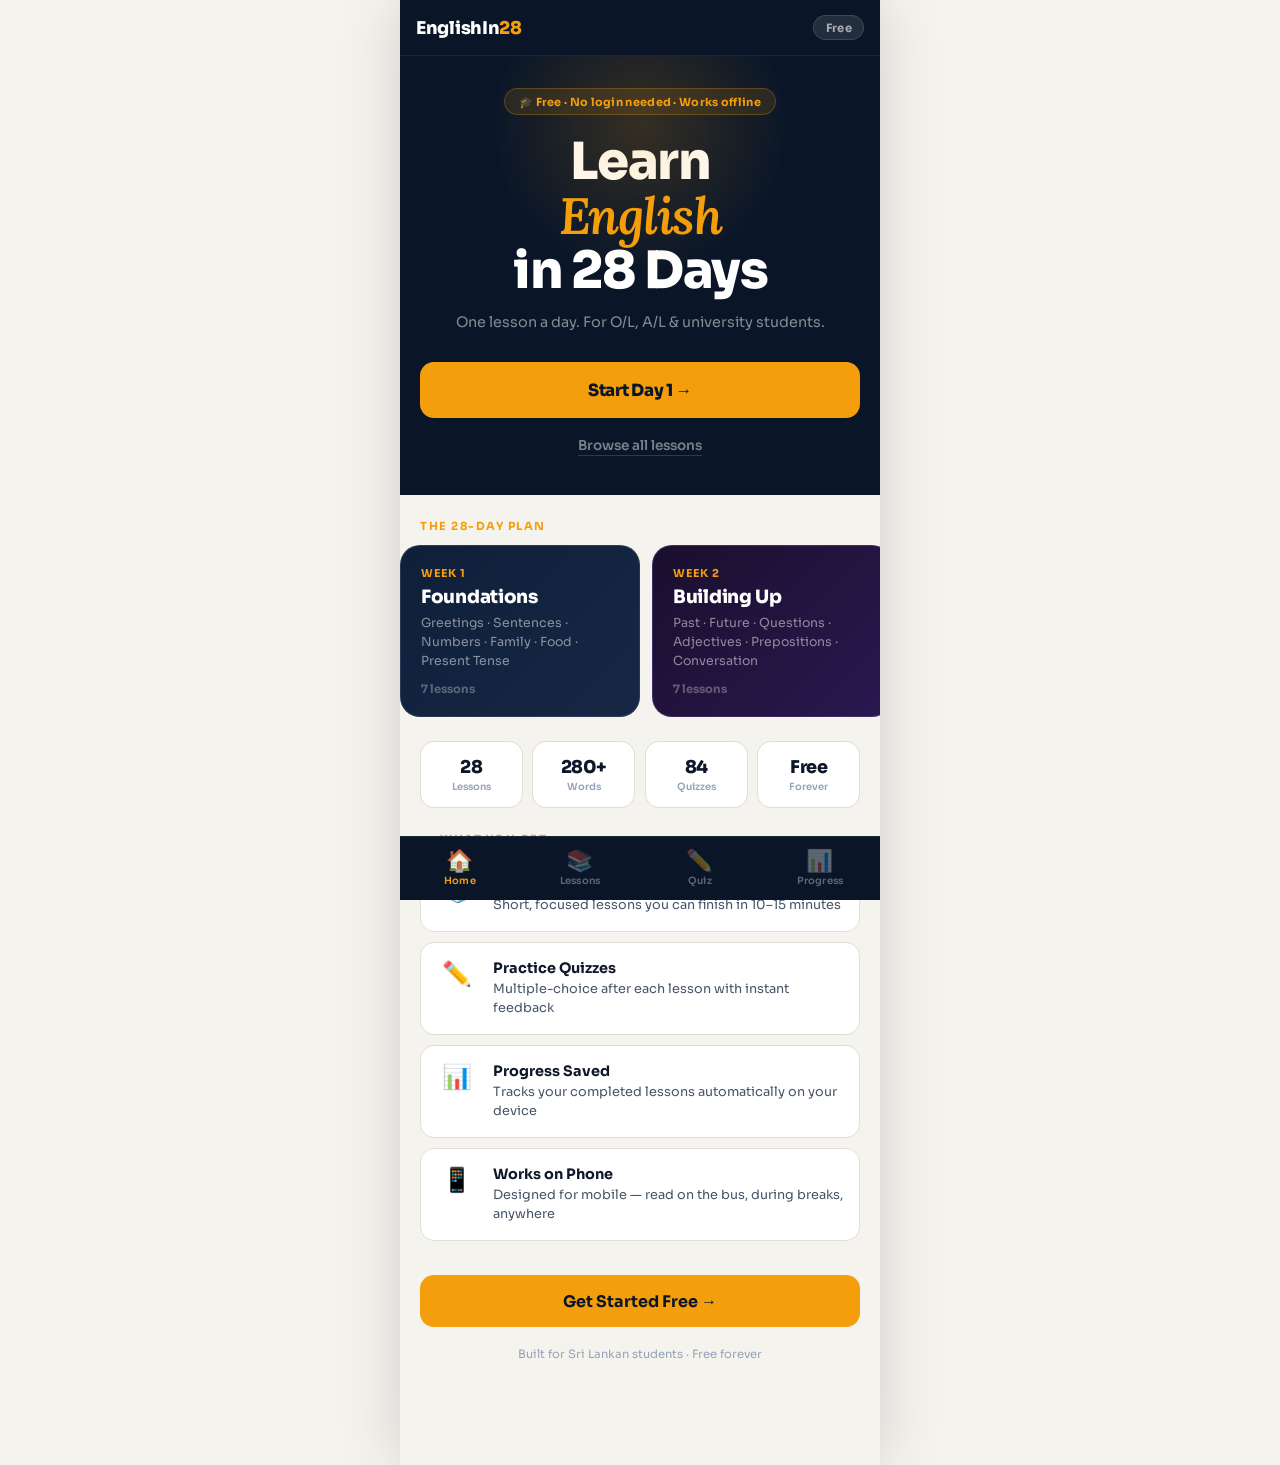
<file: index.html>
<!DOCTYPE html>
<html lang="en">
<head>
  <meta charset="UTF-8" />
  <meta name="viewport" content="width=device-width, initial-scale=1.0, maximum-scale=1.0" />
  <meta name="apple-mobile-web-app-capable" content="yes" />
  <meta name="theme-color" content="#0a1628" />
  <title>EnglishIn28 – Learn English in 28 Days</title>
  <link rel="stylesheet" href="style.css" />
  <link rel="preconnect" href="https://fonts.googleapis.com">
  <link href="https://fonts.googleapis.com/css2?family=Sora:wght@400;600;700;800&family=Lora:ital,wght@0,600;1,400&display=swap" rel="stylesheet">
</head>
<body>

  <!-- ===== TOP BAR ===== -->
  <header class="topbar">
    <div class="topbar-logo">EnglishIn<span>28</span></div>
    <div class="topbar-right">
      <span class="topbar-badge" id="topbarProgress">Free</span>
    </div>
  </header>

  <!-- ===== HERO ===== -->
  <main class="home-main">

    <section class="hero">
      <div class="hero-glow"></div>
      <div class="hero-pill">🎓 Free · No login needed · Works offline</div>
      <h1 class="hero-h1">Learn<br/><em>English</em><br/>in 28 Days</h1>
      <p class="hero-p">One lesson a day. For O/L, A/L &amp; university students.</p>

      <!-- Progress card (shown after starting) -->
      <div class="progress-card" id="progressCard" style="display:none">
        <div class="pc-top">
          <span class="pc-label">Your progress</span>
          <span class="pc-pct" id="pcPct">0%</span>
        </div>
        <div class="pc-bar-wrap"><div class="pc-bar" id="pcBar"></div></div>
        <div class="pc-sub" id="pcSub">0 of 28 lessons done</div>
      </div>

      <button class="btn-hero" id="heroBtn" onclick="handleHeroBtn()">
        <span id="heroBtnText">Start Day 1 →</span>
      </button>
      <a href="lessons.html" class="hero-link">Browse all lessons</a>
    </section>

    <!-- ===== WEEK PREVIEW CARDS ===== -->
    <section class="weeks-section">
      <div class="section-eyebrow">The 28-Day Plan</div>
      <div class="weeks-scroll">
        <div class="week-chip wc-1">
          <div class="wchip-num">Week 1</div>
          <div class="wchip-title">Foundations</div>
          <div class="wchip-desc">Greetings · Sentences · Numbers · Family · Food · Present Tense</div>
          <div class="wchip-count">7 lessons</div>
        </div>
        <div class="week-chip wc-2">
          <div class="wchip-num">Week 2</div>
          <div class="wchip-title">Building Up</div>
          <div class="wchip-desc">Past · Future · Questions · Adjectives · Prepositions · Conversation</div>
          <div class="wchip-count">7 lessons</div>
        </div>
        <div class="week-chip wc-3">
          <div class="wchip-num">Week 3</div>
          <div class="wchip-title">Real World</div>
          <div class="wchip-desc">Shopping · Work · Storytelling · Emails · Idioms · Final Review</div>
          <div class="wchip-count">7 lessons</div>
        </div>
        <div class="week-chip wc-4" style="background:linear-gradient(135deg,#1e3a5f,#162845);border:1px solid rgba(245,158,11,0.3)">
          <div class="wchip-num" style="color:var(--amber)">Week 4 ✨</div>
          <div class="wchip-title">Advanced</div>
          <div class="wchip-desc">Business · Conditionals · Passive Voice · Phrasal Verbs · Academic Writing</div>
          <div class="wchip-count">7 lessons</div>
        </div>
      </div>
    </section>

    <!-- ===== STATS ===== -->
    <section class="stats-row">
      <div class="stat-box"><div class="sb-num">28</div><div class="sb-lbl">Lessons</div></div>
      <div class="stat-box"><div class="sb-num">280+</div><div class="sb-lbl">Words</div></div>
      <div class="stat-box"><div class="sb-num">84</div><div class="sb-lbl">Quizzes</div></div>
      <div class="stat-box"><div class="sb-num">Free</div><div class="sb-lbl">Forever</div></div>
    </section>

    <!-- ===== FEATURE LIST ===== -->
    <section class="features-list">
      <div class="section-eyebrow">What you get</div>
      <div class="feat-item">
        <div class="fi-icon">📚</div>
        <div class="fi-text">
          <div class="fi-title">Daily Lessons</div>
          <div class="fi-desc">Short, focused lessons you can finish in 10–15 minutes</div>
        </div>
      </div>
      <div class="feat-item">
        <div class="fi-icon">✏️</div>
        <div class="fi-text">
          <div class="fi-title">Practice Quizzes</div>
          <div class="fi-desc">Multiple-choice after each lesson with instant feedback</div>
        </div>
      </div>
      <div class="feat-item">
        <div class="fi-icon">📊</div>
        <div class="fi-text">
          <div class="fi-title">Progress Saved</div>
          <div class="fi-desc">Tracks your completed lessons automatically on your device</div>
        </div>
      </div>
      <div class="feat-item">
        <div class="fi-icon">📱</div>
        <div class="fi-text">
          <div class="fi-title">Works on Phone</div>
          <div class="fi-desc">Designed for mobile — read on the bus, during breaks, anywhere</div>
        </div>
      </div>
    </section>

    <div class="home-cta-wrap">
      <button class="btn-primary full" onclick="handleHeroBtn()">Get Started Free →</button>
    </div>

    <div class="home-footer">
      Built for Sri Lankan students · Free forever
    </div>

  </main>

  <!-- ===== BOTTOM NAV ===== -->
  <nav class="bottom-nav">
    <a href="index.html" class="bn-item active">
      <span class="bn-icon">🏠</span>
      <span class="bn-label">Home</span>
    </a>
    <a href="lessons.html" class="bn-item">
      <span class="bn-icon">📚</span>
      <span class="bn-label">Lessons</span>
    </a>
    <a href="quiz.html" class="bn-item">
      <span class="bn-icon">✏️</span>
      <span class="bn-label">Quiz</span>
    </a>
    <a href="progress.html" class="bn-item">
      <span class="bn-icon">📊</span>
      <span class="bn-label">Progress</span>
    </a>
  </nav>

  <script src="script.js"></script>
  <script>
    document.addEventListener('DOMContentLoaded', () => {
      const completed = getCompleted();
      if (completed.length > 0) {
        const total = Object.keys(LESSONS).length;
        const pct = Math.round((completed.length / total) * 100);
        document.getElementById('progressCard').style.display = 'block';
        document.getElementById('pcBar').style.width = pct + '%';
        document.getElementById('pcPct').textContent = pct + '%';
        document.getElementById('pcSub').textContent = `${completed.length} of ${total} lessons done`;
        document.getElementById('heroBtnText').textContent = `Continue Day ${Math.min(completed.length + 1, total)} →`;
        document.getElementById('topbarProgress').textContent = pct + '%';
        document.getElementById('topbarProgress').classList.add('has-progress');
      }
    });

    function handleHeroBtn() {
      const completed = getCompleted();
      const total = Object.keys(LESSONS).length;
      const next = Math.min(completed.length + 1, total);
      window.location.href = `lessons.html?day=${next}`;
    }
  </script>
</body>
</html>
</file>
<file: style.css>
/* ============================================================
   English21 – Mobile-First Stylesheet
   Fonts: Sora (UI) + Lora (display/italic accents)
   Palette: Deep ocean navy + electric amber + clean white
   Design: App-like, touch-optimized, thumb-friendly
   ============================================================ */

/* ===== VARIABLES ===== */
:root {
  --bg:        #0a1628;
  --bg2:       #0f1f3a;
  --bg3:       #162845;
  --surface:   #ffffff;
  --surface2:  #f5f3ee;
  --amber:     #f59e0b;
  --amber-lt:  #fbbf24;
  --amber-dim: rgba(245,158,11,0.15);
  --green:     #10b981;
  --green-dim: rgba(16,185,129,0.12);
  --red:       #ef4444;
  --red-dim:   rgba(239,68,68,0.1);
  --text:      #0f172a;
  --text2:     #475569;
  --text3:     #94a3b8;
  --border:    #e2ddd6;
  --topbar-h:  56px;
  --bottomnav-h: 64px;
  --font-ui:   'Sora', -apple-system, sans-serif;
  --font-disp: 'Lora', Georgia, serif;
  --r:         14px;
  --r-lg:      20px;
  --r-full:    100px;
}

/* ===== RESET ===== */
*, *::before, *::after { box-sizing: border-box; margin: 0; padding: 0; -webkit-tap-highlight-color: transparent; }
html { scroll-behavior: smooth; }
body {
  font-family: var(--font-ui);
  background: var(--surface2);
  color: var(--text);
  min-height: 100vh;
  padding-top: var(--topbar-h);
  padding-bottom: calc(var(--bottomnav-h) + 8px);
  overflow-x: hidden;
  -webkit-font-smoothing: antialiased;
}
a { text-decoration: none; color: inherit; }
button { font-family: var(--font-ui); cursor: pointer; border: none; background: none; -webkit-tap-highlight-color: transparent; }
ul { list-style: none; }

/* ===== TOPBAR ===== */
.topbar {
  position: fixed; top: 0; left: 0; right: 0; z-index: 100;
  height: var(--topbar-h);
  background: var(--bg);
  display: flex; align-items: center; gap: 0.75rem;
  padding: 0 1rem;
  border-bottom: 1px solid rgba(255,255,255,0.07);
}
.topbar-back {
  color: rgba(255,255,255,0.7); font-size: 1.3rem;
  width: 36px; height: 36px; display: flex; align-items: center; justify-content: center;
  border-radius: 10px; transition: background 0.2s;
}
.topbar-back:hover { background: rgba(255,255,255,0.1); }
.topbar-logo {
  font-family: var(--font-ui); font-weight: 800; font-size: 1.1rem;
  color: #fff; letter-spacing: -0.3px; flex: 1;
}
.topbar-logo span { color: var(--amber); }
.topbar-right { display: flex; align-items: center; gap: 0.5rem; }
.topbar-badge {
  background: rgba(255,255,255,0.1); color: rgba(255,255,255,0.6);
  font-size: 0.72rem; font-weight: 700; letter-spacing: 0.3px;
  padding: 0.3rem 0.7rem; border-radius: var(--r-full);
  border: 1px solid rgba(255,255,255,0.12);
}
.topbar-badge.has-progress { background: var(--amber-dim); color: var(--amber); border-color: rgba(245,158,11,0.3); }
.topbar-reset {
  color: rgba(255,255,255,0.45); font-size: 0.78rem; font-weight: 600;
  padding: 0.3rem 0.75rem; border-radius: var(--r-full);
  border: 1px solid rgba(255,255,255,0.12);
  transition: all 0.2s;
}
.topbar-reset:hover { color: var(--red); border-color: rgba(239,68,68,0.4); }

/* ===== BOTTOM NAV ===== */
.bottom-nav {
  position: fixed; bottom: 0; left: 0; right: 0; z-index: 100;
  height: var(--bottomnav-h);
  background: var(--bg);
  border-top: 1px solid rgba(255,255,255,0.08);
  display: grid; grid-template-columns: repeat(4, 1fr);
}
.bn-item {
  display: flex; flex-direction: column; align-items: center; justify-content: center;
  gap: 2px; color: rgba(255,255,255,0.35); font-size: 0.65rem; font-weight: 600;
  letter-spacing: 0.2px; padding: 0.5rem 0;
  transition: color 0.2s;
}
.bn-item.active { color: var(--amber); }
.bn-icon { font-size: 1.35rem; line-height: 1; }
.bn-label { font-size: 0.62rem; }

/* ===== BUTTONS ===== */
.btn-primary {
  display: inline-flex; align-items: center; justify-content: center; gap: 0.5rem;
  background: var(--amber); color: var(--bg);
  font-family: var(--font-ui); font-size: 1rem; font-weight: 700;
  padding: 0.9rem 1.75rem; border-radius: var(--r);
  border: none; cursor: pointer;
  transition: all 0.2s; -webkit-tap-highlight-color: transparent;
  min-height: 52px;
}
.btn-primary:active { transform: scale(0.97); background: var(--amber-lt); }
.btn-primary.full { width: 100%; border-radius: var(--r); }
.btn-primary:disabled { opacity: 0.5; pointer-events: none; }
.btn-done {
  display: inline-flex; align-items: center; justify-content: center;
  background: var(--green); color: #fff;
  font-size: 1rem; font-weight: 700;
  padding: 0.9rem 1.75rem; border-radius: var(--r);
  min-height: 52px; width: 100%; border: none;
}
.btn-outline {
  display: inline-flex; align-items: center; justify-content: center; gap: 0.5rem;
  background: transparent; color: var(--text);
  font-family: var(--font-ui); font-size: 0.95rem; font-weight: 600;
  padding: 0.85rem 1.5rem; border-radius: var(--r);
  border: 2px solid var(--border); cursor: pointer;
  transition: all 0.2s; min-height: 52px;
}
.btn-outline.full { width: 100%; }
.btn-outline:active { background: var(--surface2); }
.btn-danger {
  display: flex; align-items: center; justify-content: center; width: 100%;
  background: var(--red); color: #fff;
  font-size: 1rem; font-weight: 700; min-height: 52px;
  padding: 0.9rem; border-radius: var(--r); border: none; cursor: pointer;
}

/* ===== HOME PAGE ===== */
.home-main { padding: 0 0 1rem; }

/* Hero */
.hero {
  background: var(--bg);
  padding: 2rem 1.25rem 2.5rem;
  position: relative; overflow: hidden;
  text-align: center;
}
.hero-glow {
  position: absolute; width: 300px; height: 300px;
  background: radial-gradient(circle, rgba(245,158,11,0.18) 0%, transparent 70%);
  top: -80px; left: 50%; transform: translateX(-50%);
  pointer-events: none;
}
.hero-pill {
  display: inline-block;
  background: rgba(245,158,11,0.12); color: var(--amber);
  font-size: 0.7rem; font-weight: 700; letter-spacing: 0.3px;
  padding: 0.35rem 0.9rem; border-radius: var(--r-full);
  border: 1px solid rgba(245,158,11,0.25);
  margin-bottom: 1.25rem;
}
.hero-h1 {
  font-family: var(--font-ui); font-weight: 800;
  font-size: clamp(2.5rem, 10vw, 3.5rem);
  color: #fff; line-height: 1.05; letter-spacing: -1.5px;
  margin-bottom: 0.85rem;
}
.hero-h1 em {
  font-family: var(--font-disp); font-style: italic;
  color: var(--amber); font-weight: 600;
}
.hero-p {
  color: rgba(255,255,255,0.5); font-size: 0.9rem; line-height: 1.6;
  margin-bottom: 1.75rem;
}

/* Progress card inside hero */
.progress-card {
  background: rgba(255,255,255,0.07);
  border: 1px solid rgba(255,255,255,0.1);
  border-radius: var(--r); padding: 1rem;
  margin-bottom: 1.25rem; text-align: left;
}
.pc-top { display: flex; justify-content: space-between; align-items: center; margin-bottom: 0.6rem; }
.pc-label { color: rgba(255,255,255,0.5); font-size: 0.78rem; font-weight: 600; }
.pc-pct { color: var(--amber); font-size: 0.9rem; font-weight: 800; }
.pc-bar-wrap { height: 8px; background: rgba(255,255,255,0.1); border-radius: 4px; margin-bottom: 0.5rem; }
.pc-bar { height: 100%; background: var(--amber); border-radius: 4px; transition: width 0.6s ease; }
.pc-sub { color: rgba(255,255,255,0.35); font-size: 0.75rem; }

.btn-hero {
  width: 100%; min-height: 56px;
  background: var(--amber); color: var(--bg);
  font-size: 1.05rem; font-weight: 800; letter-spacing: -0.3px;
  border-radius: var(--r); margin-bottom: 1rem;
  transition: all 0.2s;
}
.btn-hero:active { transform: scale(0.98); background: var(--amber-lt); }
.hero-link {
  color: rgba(255,255,255,0.45); font-size: 0.85rem; font-weight: 600;
  border-bottom: 1px solid rgba(255,255,255,0.15);
  padding-bottom: 1px;
}

/* Weeks scroll */
.weeks-section { padding: 1.5rem 0 0.5rem; }
.section-eyebrow {
  font-size: 0.7rem; font-weight: 700; letter-spacing: 1.5px;
  text-transform: uppercase; color: var(--amber);
  padding: 0 1.25rem; margin-bottom: 0.75rem;
}
.weeks-scroll {
  display: flex; gap: 0.75rem;
  padding: 0 1.25rem 1rem;
  overflow-x: auto; scroll-snap-type: x mandatory;
  -webkit-overflow-scrolling: touch;
  scrollbar-width: none;
}
.weeks-scroll::-webkit-scrollbar { display: none; }
.week-chip {
  flex-shrink: 0; width: 240px; scroll-snap-align: start;
  border-radius: var(--r-lg); padding: 1.25rem;
}
.wc-1 { background: linear-gradient(135deg, var(--bg2), var(--bg3)); border: 1px solid rgba(255,255,255,0.1); }
.wc-2 { background: linear-gradient(135deg, #1a0f2e, #2a1850); border: 1px solid rgba(167,139,250,0.2); }
.wc-3 { background: linear-gradient(135deg, #0f2418, #153320); border: 1px solid rgba(16,185,129,0.2); }
.wchip-num { font-size: 0.68rem; font-weight: 700; letter-spacing: 1px; text-transform: uppercase; color: var(--amber); margin-bottom: 0.3rem; }
.wchip-title { font-size: 1.15rem; font-weight: 800; color: #fff; margin-bottom: 0.4rem; letter-spacing: -0.3px; }
.wchip-desc { font-size: 0.78rem; color: rgba(255,255,255,0.5); line-height: 1.5; margin-bottom: 0.75rem; }
.wchip-count { font-size: 0.72rem; font-weight: 700; color: rgba(255,255,255,0.3); }

/* Stats */
.stats-row {
  display: grid; grid-template-columns: repeat(4, 1fr);
  margin: 0 1.25rem; gap: 0.6rem; margin-bottom: 1.5rem;
}
.stat-box {
  background: var(--surface); border: 1px solid var(--border);
  border-radius: var(--r); padding: 0.85rem 0.5rem; text-align: center;
}
.sb-num { font-size: 1.1rem; font-weight: 800; color: var(--text); letter-spacing: -0.5px; }
.sb-lbl { font-size: 0.62rem; color: var(--text3); margin-top: 2px; font-weight: 600; }

/* Features list */
.features-list { padding: 0 1.25rem 1.5rem; }
.feat-item {
  display: flex; gap: 1rem; align-items: flex-start;
  padding: 1rem; background: var(--surface);
  border: 1px solid var(--border); border-radius: var(--r);
  margin-bottom: 0.6rem;
}
.fi-icon { font-size: 1.5rem; flex-shrink: 0; width: 40px; text-align: center; }
.fi-title { font-size: 0.9rem; font-weight: 700; color: var(--text); margin-bottom: 0.2rem; }
.fi-desc { font-size: 0.8rem; color: var(--text2); line-height: 1.5; }

.home-cta-wrap { padding: 0 1.25rem 1.25rem; }
.home-footer { text-align: center; font-size: 0.72rem; color: var(--text3); padding-bottom: 1rem; }

/* ===== LESSONS PAGE ===== */
.week-tabs-sticky {
  position: sticky; top: var(--topbar-h); z-index: 50;
  background: var(--bg); border-bottom: 1px solid rgba(255,255,255,0.07);
}
.week-tabs { display: flex; padding: 0 1.25rem; gap: 0; overflow-x: auto; scrollbar-width: none; }
.week-tabs::-webkit-scrollbar { display: none; }
.week-tab {
  flex-shrink: 0; padding: 0.85rem 1.1rem;
  font-size: 0.85rem; font-weight: 700; color: rgba(255,255,255,0.4);
  border-bottom: 3px solid transparent; background: none;
  white-space: nowrap; transition: all 0.2s; cursor: pointer;
}
.week-tab.active { color: var(--amber); border-bottom-color: var(--amber); }
.tabs-progress { height: 3px; background: rgba(255,255,255,0.05); }
.tabs-progress-fill { height: 100%; background: var(--amber); transition: width 0.5s ease; }

.week-desc {
  background: var(--bg2);
  padding: 0.85rem 1.25rem;
  border-bottom: 1px solid rgba(255,255,255,0.06);
}
.wd-title { font-size: 0.85rem; font-weight: 700; color: #fff; }
.wd-sub { font-size: 0.75rem; color: rgba(255,255,255,0.4); margin-top: 2px; }

.lessons-list { padding: 0.75rem 1.25rem; display: flex; flex-direction: column; gap: 0.6rem; }

.lesson-item {
  display: flex; align-items: center; gap: 0.9rem;
  background: var(--surface); border: 1px solid var(--border);
  border-radius: var(--r); padding: 0.9rem 1rem;
  cursor: pointer; transition: all 0.2s; min-height: 72px;
  -webkit-tap-highlight-color: transparent;
}
.lesson-item:active { transform: scale(0.98); background: var(--surface2); }
.lesson-item.li-done { background: #f0fdf8; border-color: #a7f3d0; }
.lesson-item.li-locked { opacity: 0.5; cursor: not-allowed; background: var(--surface2); }
.lesson-item.li-locked:active { transform: none; }

.li-circle {
  width: 40px; height: 40px; border-radius: 50%;
  display: flex; align-items: center; justify-content: center;
  font-size: 0.85rem; font-weight: 800; flex-shrink: 0;
}
.lc-done { background: var(--green); color: #fff; font-size: 1rem; }
.lc-open { background: var(--amber-dim); color: var(--amber); border: 2px solid var(--amber); }
.lc-locked { background: rgba(0,0,0,0.05); color: var(--text3); font-size: 1rem; }

.li-center { flex: 1; min-width: 0; }
.li-day-label { font-size: 0.65rem; font-weight: 700; color: var(--text3); text-transform: uppercase; letter-spacing: 0.5px; margin-bottom: 0.15rem; }
.li-title { font-size: 0.92rem; font-weight: 700; color: var(--text); white-space: nowrap; overflow: hidden; text-overflow: ellipsis; }
.li-meta { font-size: 0.75rem; color: var(--text3); margin-top: 0.15rem; }

.li-right { flex-shrink: 0; }
.li-tag { font-size: 0.68rem; font-weight: 700; padding: 0.25rem 0.6rem; border-radius: var(--r-full); }
.done-tag { background: var(--green-dim); color: #059669; }
.locked-tag { background: rgba(0,0,0,0.06); color: var(--text3); }
.li-arrow { color: var(--amber); font-size: 1.4rem; font-weight: 300; }

/* ===== LESSON DRAWER (bottom sheet) ===== */
.drawer-overlay {
  position: fixed; inset: 0; z-index: 150;
  background: rgba(10,22,40,0.7);
  backdrop-filter: blur(3px);
}
.lesson-drawer {
  position: fixed; bottom: 0; left: 0; right: 0; z-index: 200;
  background: var(--surface);
  border-radius: 24px 24px 0 0;
  max-height: 90vh; display: flex; flex-direction: column;
  transform: translateY(100%);
  transition: transform 0.35s cubic-bezier(0.32,0.72,0,1);
  box-shadow: 0 -8px 40px rgba(0,0,0,0.25);
}
.lesson-drawer.open { transform: translateY(0); }
.drawer-handle {
  width: 36px; height: 4px; background: var(--border);
  border-radius: 2px; margin: 0.85rem auto 0;
  flex-shrink: 0;
}
.drawer-header {
  padding: 1.1rem 1.5rem 1.1rem;
  border-bottom: 1px solid var(--border);
  flex-shrink: 0;
  background: var(--bg);
  border-radius: 24px 24px 0 0;
}
.dh-meta { display: flex; align-items: center; gap: 0.5rem; margin-bottom: 0.4rem; }
.dh-day {
  background: var(--amber-dim); color: var(--amber);
  font-size: 0.7rem; font-weight: 700; letter-spacing: 0.5px;
  padding: 0.2rem 0.6rem; border-radius: var(--r-full);
}
.dh-type { color: rgba(255,255,255,0.4); font-size: 0.75rem; }
.dh-title { font-family: var(--font-ui); font-size: 1.35rem; font-weight: 800; color: #fff; letter-spacing: -0.5px; }
.drawer-body { flex: 1; overflow-y: auto; padding: 1.25rem 1.5rem; -webkit-overflow-scrolling: touch; }
.drawer-footer {
  padding: 1rem 1.5rem calc(1rem + env(safe-area-inset-bottom));
  border-top: 1px solid var(--border);
  display: flex; gap: 0.75rem; flex-shrink: 0;
  background: var(--surface);
}
.drawer-footer .btn-primary { flex: 1; }
.drawer-footer .btn-outline { flex-shrink: 0; min-width: 90px; }

/* Lesson content */
.lesson-intro {
  font-size: 0.9rem; color: var(--text2); line-height: 1.7;
  margin-bottom: 1.25rem; padding-bottom: 1.1rem;
  border-bottom: 1px solid var(--border);
}
.vocab-list { display: flex; flex-direction: column; gap: 0.6rem; }
.vocab-row {
  display: flex; gap: 0.75rem; align-items: flex-start;
  background: var(--surface2); border-radius: var(--r); padding: 0.85rem;
}
.vr-num {
  width: 28px; height: 28px; border-radius: 50%;
  background: var(--amber-dim); color: var(--amber);
  font-size: 0.75rem; font-weight: 800;
  display: flex; align-items: center; justify-content: center; flex-shrink: 0;
}
.vr-word { font-size: 0.98rem; font-weight: 800; color: var(--text); margin-bottom: 0.15rem; }
.vr-meaning { font-size: 0.78rem; color: var(--amber); font-weight: 600; margin-bottom: 0.25rem; }
.vr-ex { font-size: 0.76rem; color: var(--text3); font-style: italic; line-height: 1.4; }

.rule-card {
  border-left: 3px solid var(--amber); background: var(--surface2);
  border-radius: 0 var(--r) var(--r) 0; padding: 0.9rem 1rem;
  margin-bottom: 0.8rem;
}
.rc-title { font-size: 0.9rem; font-weight: 800; color: var(--text); margin-bottom: 0.3rem; }
.rc-body { font-size: 0.82rem; color: var(--text2); margin-bottom: 0.5rem; line-height: 1.5; }
.rc-ex { font-size: 0.8rem; color: var(--text2); padding: 0.2rem 0; }
.rc-ex::before { content: '→ '; color: var(--amber); font-weight: 700; }

.convo-context {
  font-size: 0.68rem; font-weight: 700; text-transform: uppercase; letter-spacing: 0.5px;
  color: var(--text3); margin-bottom: 0.7rem; margin-top: 0.5rem;
}
.convo-block { display: flex; flex-direction: column; gap: 0.4rem; margin-bottom: 1.25rem; }
.convo-line { display: flex; gap: 0.5rem; align-items: flex-start; padding: 0.5rem 0.75rem; border-radius: 10px; font-size: 0.85rem; }
.cl-a { background: #eff6ff; }
.cl-b { background: var(--surface2); }
.cl-c { background: #eff6ff; }
.cl-speaker { font-weight: 800; flex-shrink: 0; color: var(--text); }
.cl-text { color: var(--text2); line-height: 1.4; }

.review-item { background: var(--surface2); border-radius: var(--r); padding: 0.85rem 1rem; margin-bottom: 0.6rem; }
.ri-title { font-size: 0.88rem; font-weight: 700; color: var(--text); margin-bottom: 0.2rem; }
.ri-body { font-size: 0.8rem; color: var(--text2); line-height: 1.5; }

/* ===== QUIZ PAGE ===== */
.quiz-main { padding: 0.75rem 1.25rem; }

.quiz-selector-header { margin-bottom: 1rem; }
.qs-sub { font-size: 0.8rem; color: var(--text3); margin-top: 0.25rem; }

.filter-chips { display: flex; gap: 0.5rem; margin-bottom: 1rem; overflow-x: auto; scrollbar-width: none; padding-bottom: 2px; }
.filter-chips::-webkit-scrollbar { display: none; }
.chip {
  flex-shrink: 0; padding: 0.5rem 1rem;
  background: var(--surface); color: var(--text2);
  border: 2px solid var(--border); border-radius: var(--r-full);
  font-size: 0.82rem; font-weight: 700; cursor: pointer; transition: all 0.2s;
}
.chip.active { background: var(--bg); color: var(--amber); border-color: var(--bg); }

.quiz-cards-list { display: flex; flex-direction: column; gap: 0.55rem; }
.qcard {
  display: flex; align-items: center; gap: 0.85rem;
  background: var(--surface); border: 1px solid var(--border);
  border-radius: var(--r); padding: 0.9rem 1rem;
  cursor: pointer; min-height: 68px; transition: all 0.15s;
}
.qcard:active { transform: scale(0.98); }
.qcard-locked { opacity: 0.5; cursor: not-allowed; background: var(--surface2); }
.qcard-done { border-color: #a7f3d0; background: #f0fdf8; }
.qcard-circle {
  width: 38px; height: 38px; border-radius: 50%;
  display: flex; align-items: center; justify-content: center;
  font-size: 0.82rem; font-weight: 800; flex-shrink: 0;
}
.qcc-open { background: var(--amber-dim); color: var(--amber); border: 2px solid var(--amber); }
.qcc-done { background: var(--green); color: #fff; font-size: 1rem; }
.qcc-locked { background: rgba(0,0,0,0.05); color: var(--text3); }
.qcard-center { flex: 1; min-width: 0; }
.qcard-day { font-size: 0.65rem; font-weight: 700; color: var(--text3); text-transform: uppercase; letter-spacing: 0.5px; }
.qcard-title { font-size: 0.9rem; font-weight: 700; color: var(--text); overflow: hidden; text-overflow: ellipsis; white-space: nowrap; }
.qcard-meta { font-size: 0.75rem; color: var(--text3); margin-top: 0.1rem; }
.qcard-score { font-size: 0.75rem; color: #059669; font-weight: 700; margin-top: 0.1rem; }
.qcard-arrow { color: var(--amber); font-size: 1.3rem; }

/* Active quiz */
.qz-progress-header { margin-bottom: 1rem; }
.qph-bar-wrap { height: 6px; background: var(--border); border-radius: 3px; margin-bottom: 0.5rem; }
.qph-bar { height: 100%; background: var(--amber); border-radius: 3px; transition: width 0.4s ease; }
.qph-info { display: flex; justify-content: space-between; font-size: 0.78rem; font-weight: 600; color: var(--text3); }

.question-card {
  background: var(--bg);
  border-radius: var(--r-lg); padding: 1.5rem;
  margin-bottom: 1rem;
}
.qc-num { font-size: 0.68rem; font-weight: 700; color: var(--amber); letter-spacing: 1px; text-transform: uppercase; margin-bottom: 0.6rem; }
.qc-text { font-size: 1.1rem; font-weight: 700; color: #fff; line-height: 1.4; letter-spacing: -0.3px; }

.options-list { display: flex; flex-direction: column; gap: 0.6rem; margin-bottom: 1rem; }
.option-btn {
  display: flex; align-items: center; gap: 0.85rem;
  width: 100%; min-height: 56px;
  background: var(--surface); border: 2px solid var(--border);
  border-radius: var(--r); padding: 0 1rem;
  cursor: pointer; text-align: left; transition: all 0.15s;
  -webkit-tap-highlight-color: transparent;
}
.option-btn:active:not(:disabled) { transform: scale(0.98); background: var(--surface2); }
.ob-letter {
  width: 30px; height: 30px; border-radius: 8px; flex-shrink: 0;
  background: var(--surface2); color: var(--text2);
  font-size: 0.78rem; font-weight: 800;
  display: flex; align-items: center; justify-content: center;
  transition: all 0.2s;
}
.ob-text { font-size: 0.9rem; font-weight: 600; color: var(--text); line-height: 1.3; }
.option-btn.ob-correct { border-color: var(--green); background: var(--green-dim); }
.option-btn.ob-correct .ob-letter { background: var(--green); color: #fff; }
.option-btn.ob-correct .ob-text { color: #065f46; }
.option-btn.ob-wrong { border-color: var(--red); background: var(--red-dim); }
.option-btn.ob-wrong .ob-letter { background: var(--red); color: #fff; }
.option-btn.ob-wrong .ob-text { color: #991b1b; }
.option-btn:disabled { cursor: not-allowed; }

.quiz-feedback {
  border-radius: var(--r); padding: 0.85rem 1rem;
  font-size: 0.85rem; font-weight: 500; line-height: 1.5;
  margin-bottom: 1rem;
}
.fb-correct { background: var(--green-dim); color: #065f46; border: 1px solid #a7f3d0; }
.fb-wrong { background: var(--red-dim); color: #991b1b; border: 1px solid #fca5a5; }
.quiz-next-wrap { padding-bottom: 0.5rem; }

/* Result screen */
.result-screen { padding: 1.5rem 0; text-align: center; }
.rs-emoji { font-size: 4rem; margin-bottom: 0.5rem; }
.rs-title { font-size: 1.75rem; font-weight: 800; color: var(--text); letter-spacing: -0.5px; margin-bottom: 1.5rem; }
.rs-score-ring {
  width: 140px; height: 140px; border-radius: 50%;
  border: 8px solid var(--amber); margin: 0 auto 1rem;
  display: flex; flex-direction: column; align-items: center; justify-content: center;
  background: var(--surface);
}
.rsr-score { font-size: 2rem; font-weight: 800; color: var(--text); letter-spacing: -1px; line-height: 1; }
.rsr-pct { font-size: 0.85rem; font-weight: 700; color: var(--amber); }
.rs-msg { font-size: 0.95rem; color: var(--text2); margin-bottom: 1.5rem; }
.rs-actions { display: flex; flex-direction: column; gap: 0.6rem; margin-bottom: 1.5rem; }

.rs-review { text-align: left; margin-bottom: 1.5rem; }
.rsr-label { font-size: 0.7rem; font-weight: 700; text-transform: uppercase; letter-spacing: 1px; color: var(--text3); margin-bottom: 0.75rem; }
.rsr-item { display: flex; gap: 0.7rem; align-items: flex-start; padding: 0.7rem 0.85rem; border-radius: 10px; margin-bottom: 0.4rem; font-size: 0.82rem; }
.rsr-ok { background: var(--green-dim); color: #065f46; border-left: 3px solid var(--green); }
.rsr-no { background: var(--red-dim); color: #991b1b; border-left: 3px solid var(--red); }
.rsr-q { font-weight: 700; margin-bottom: 0.15rem; }
.rsr-a { font-size: 0.78rem; opacity: 0.8; }

/* ===== PROGRESS PAGE ===== */
.progress-main { padding: 1rem 1.25rem; }

.prog-hero { text-align: center; padding: 1rem 0 1.5rem; }
.ring-wrap { position: relative; width: 160px; height: 160px; margin: 0 auto 1.25rem; }
.ring-svg { width: 100%; height: 100%; transform: rotate(-90deg); }
.ring-bg { fill: none; stroke: var(--border); stroke-width: 10; }
.ring-fill {
  fill: none; stroke: var(--amber); stroke-width: 10;
  stroke-linecap: round;
  transition: stroke-dashoffset 1s ease;
}
.ring-inner {
  position: absolute; inset: 0;
  display: flex; flex-direction: column; align-items: center; justify-content: center;
}
.ring-pct { font-size: 2rem; font-weight: 800; color: var(--text); letter-spacing: -1px; line-height: 1; }
.ring-lbl { font-size: 0.72rem; color: var(--text3); font-weight: 600; margin-top: 2px; }

.prog-stats { display: flex; justify-content: center; gap: 1.5rem; }
.ps-item { text-align: center; }
.psi-num { font-size: 1.5rem; font-weight: 800; color: var(--text); letter-spacing: -0.5px; }
.psi-lbl { font-size: 0.68rem; color: var(--text3); font-weight: 600; margin-top: 2px; }

/* Week progress bars */
.week-progress-section { margin-bottom: 1.5rem; }
.week-prog-list { margin-top: 0.75rem; display: flex; flex-direction: column; gap: 0.7rem; }
.wp-row { display: flex; align-items: center; gap: 0.75rem; }
.wp-label { font-size: 0.78rem; font-weight: 600; color: var(--text2); min-width: 110px; flex-shrink: 0; }
.wp-bar-wrap { flex: 1; height: 8px; background: var(--border); border-radius: 4px; }
.wp-bar { height: 100%; background: var(--amber); border-radius: 4px; transition: width 0.8s ease; }
.wp-num { font-size: 0.75rem; font-weight: 700; color: var(--text2); min-width: 28px; text-align: right; }

/* Day grid */
.day-grid-section { margin-bottom: 1.5rem; }
.day-grid {
  margin-top: 0.75rem;
  display: grid; grid-template-columns: repeat(7, 1fr); gap: 0.4rem;
}
.dg-cell {
  aspect-ratio: 1; border-radius: 10px;
  display: flex; flex-direction: column; align-items: center; justify-content: center;
  font-size: 0.72rem; font-weight: 800; cursor: pointer; transition: all 0.15s;
  gap: 1px;
}
.dg-cell:active { transform: scale(0.9); }
.dg-cell span:last-child { font-size: 0.45rem; font-weight: 600; opacity: 0.7; }
.dgc-done { background: var(--green); color: #fff; font-size: 0.85rem; }
.dgc-open { background: var(--surface); border: 2px solid var(--border); color: var(--text2); }
.dgc-locked { background: var(--surface2); color: var(--text3); cursor: not-allowed; }

/* Quiz scores */
.quiz-scores-section { margin-bottom: 1.5rem; }
.quiz-scores-list { margin-top: 0.75rem; display: flex; flex-direction: column; gap: 0.5rem; }
.qs-row {
  display: flex; align-items: center;
  background: var(--surface); border: 1px solid var(--border);
  border-radius: var(--r); padding: 0.85rem 1rem; cursor: pointer;
}
.qsr-left { flex: 1; }
.qsr-day { font-size: 0.65rem; font-weight: 700; color: var(--text3); text-transform: uppercase; letter-spacing: 0.5px; }
.qsr-title { font-size: 0.88rem; font-weight: 700; color: var(--text); }
.qsr-right { text-align: right; }
.qsr-score { font-size: 1rem; font-weight: 800; color: var(--text); }
.qsr-pct { font-size: 0.72rem; font-weight: 700; }
.pct-good { color: var(--green); }
.pct-low { color: var(--red); }

/* Reset confirm overlay */
.reset-confirm {
  position: fixed; inset: 0; z-index: 300;
  background: rgba(10,22,40,0.8); backdrop-filter: blur(4px);
  display: flex; align-items: flex-end; justify-content: center;
  padding: 1rem;
}
.rc-box {
  background: var(--surface); border-radius: var(--r-lg); padding: 1.5rem;
  width: 100%; max-width: 420px;
}
.rc-title { font-size: 1.2rem; font-weight: 800; color: var(--text); margin-bottom: 0.35rem; }
.rc-sub { font-size: 0.85rem; color: var(--text3); margin-bottom: 1.25rem; }
.rc-actions { display: flex; flex-direction: column; gap: 0.6rem; }

/* ===== DESKTOP ENHANCEMENTS (min-width: 640px) ===== */
@media (min-width: 640px) {
  body { max-width: 480px; margin: 0 auto; box-shadow: 0 0 60px rgba(0,0,0,0.15); }
  .topbar, .bottom-nav { max-width: 480px; left: 50%; transform: translateX(-50%); right: auto; width: 100%; }
  .week-tabs-sticky { max-width: 480px; left: 50%; transform: translateX(-50%); right: auto; width: 100%; }
  .drawer-overlay { max-width: 100vw; }
  .lesson-drawer { max-width: 480px; left: 50%; transform: translateX(-50%) translateY(100%); right: auto; width: 100%; }
  .lesson-drawer.open { transform: translateX(-50%) translateY(0); }
  .hero-h1 { font-size: 3.2rem; }
}

/* ===== SAFE AREA (notch phones) ===== */
@supports (padding: max(0px)) {
  .bottom-nav { padding-bottom: env(safe-area-inset-bottom); height: calc(var(--bottomnav-h) + env(safe-area-inset-bottom)); }
  body { padding-bottom: calc(var(--bottomnav-h) + env(safe-area-inset-bottom) + 8px); }
}

/* ===== ANIMATIONS ===== */
@keyframes fadeUp {
  from { opacity: 0; transform: translateY(12px); }
  to { opacity: 1; transform: translateY(0); }
}
.lesson-item, .qcard, .feat-item {
  animation: fadeUp 0.3s ease both;
}
.lesson-item:nth-child(1) { animation-delay: 0.02s; }
.lesson-item:nth-child(2) { animation-delay: 0.04s; }
.lesson-item:nth-child(3) { animation-delay: 0.06s; }
.lesson-item:nth-child(4) { animation-delay: 0.08s; }
.lesson-item:nth-child(5) { animation-delay: 0.10s; }
.lesson-item:nth-child(6) { animation-delay: 0.12s; }
.lesson-item:nth-child(7) { animation-delay: 0.14s; }

/* ============================================================
   NEW FEATURES – Week4, Swipe, Badges, Notebook, Leaderboard
   ============================================================ */

/* ===== BADGE NOTIFICATION TOAST ===== */
.badge-notif {
  position: fixed; top: 70px; left: 50%; transform: translateX(-50%) translateY(-20px);
  background: var(--bg); color: #fff; border-radius: 14px;
  padding: 0.85rem 1.25rem; display: flex; align-items: center; gap: 0.75rem;
  box-shadow: 0 8px 32px rgba(0,0,0,0.35), 0 0 0 1px rgba(255,255,255,0.08);
  z-index: 9999; opacity: 0; transition: all 0.4s cubic-bezier(0.34,1.56,0.64,1);
  min-width: 260px; pointer-events: none;
}
.badge-notif.show { opacity: 1; transform: translateX(-50%) translateY(0); }
.badge-notif .bn-icon-wrap { font-size: 1.8rem; }
.badge-notif .bn-title { font-size: 0.68rem; font-weight: 700; color: var(--amber); text-transform: uppercase; letter-spacing: 0.5px; }
.badge-notif .bn-name { font-size: 0.92rem; font-weight: 800; }

/* ===== SWIPE BETWEEN LESSONS ===== */
.drawer-swipe-hint {
  display: flex; justify-content: space-between; align-items: center;
  padding: 0.4rem 1rem; color: var(--text3); font-size: 0.75rem;
  border-top: 1px solid var(--border);
}
.swipe-nav-btn {
  background: var(--bg); color: #fff; border: none; border-radius: 8px;
  padding: 0.4rem 0.85rem; font-size: 0.8rem; font-weight: 600;
  cursor: pointer; opacity: 0.8; transition: opacity 0.2s;
}
.swipe-nav-btn:disabled { opacity: 0.25; cursor: default; }
.swipe-nav-btn:not(:disabled):hover { opacity: 1; }

/* ===== WEEK 4 TAB ===== */
.week-tab[data-week="4"] { position: relative; }

/* ===== PROGRESS PAGE EXTRAS ===== */
.extra-links-section { padding: 0 1rem 1rem; }
.extra-link-card {
  display: flex; align-items: center; gap: 0.85rem;
  background: #fff; border-radius: var(--r); padding: 0.9rem 1rem;
  margin-bottom: 0.65rem; border: 1px solid var(--border);
  box-shadow: 0 2px 6px rgba(0,0,0,0.04);
  cursor: pointer; text-decoration: none; color: inherit;
  transition: transform 0.15s;
}
.extra-link-card:active { transform: scale(0.98); }
.elc-icon { font-size: 1.5rem; }
.elc-body { flex: 1; }
.elc-title { font-size: 0.9rem; font-weight: 700; color: var(--text); }
.elc-desc { font-size: 0.75rem; color: var(--text2); }
.elc-arrow { color: var(--text3); font-size: 1.1rem; }

/* ===== REMINDER SETTINGS (in progress page) ===== */
.reminder-card {
  background: #fff; border-radius: var(--r); padding: 1rem;
  border: 1px solid var(--border); margin: 0 1rem 1rem;
  box-shadow: 0 2px 6px rgba(0,0,0,0.04);
}
.rc-header { display: flex; justify-content: space-between; align-items: center; margin-bottom: 0.75rem; }
.rc-header-title { font-size: 0.9rem; font-weight: 700; color: var(--text); }
.toggle-switch {
  position: relative; width: 44px; height: 24px;
}
.toggle-switch input { display: none; }
.toggle-slider {
  position: absolute; inset: 0; background: var(--border); border-radius: 99px;
  cursor: pointer; transition: background 0.3s;
}
.toggle-slider::before {
  content: ''; position: absolute; width: 18px; height: 18px;
  background: #fff; border-radius: 50%; top: 3px; left: 3px;
  transition: transform 0.3s; box-shadow: 0 1px 4px rgba(0,0,0,0.2);
}
.toggle-switch input:checked + .toggle-slider { background: var(--amber); }
.toggle-switch input:checked + .toggle-slider::before { transform: translateX(20px); }
.reminder-time-row { display: flex; align-items: center; gap: 0.5rem; font-size: 0.85rem; color: var(--text2); }
.reminder-time-input {
  padding: 0.35rem 0.6rem; border: 1.5px solid var(--border); border-radius: 8px;
  font-family: var(--font-ui); font-size: 0.85rem; background: var(--surface2);
}
.reminder-time-input:focus { outline: none; border-color: var(--amber); }

/* ===== EXPORT BUTTON ===== */
.export-btn {
  display: flex; align-items: center; gap: 0.5rem; justify-content: center;
  width: calc(100% - 2rem); margin: 0 1rem 1rem; padding: 0.8rem;
  background: var(--bg); color: #fff; border: none; border-radius: var(--r);
  font-family: var(--font-ui); font-weight: 700; font-size: 0.9rem;
  cursor: pointer; transition: opacity 0.2s;
}
.export-btn:hover { opacity: 0.85; }
.export-btn:active { transform: scale(0.98); }

/* ===== BOTTOM NAV 5-ITEM VARIANT ===== */
.bottom-nav.bn-5 { grid-template-columns: repeat(5, 1fr); }
</file>
